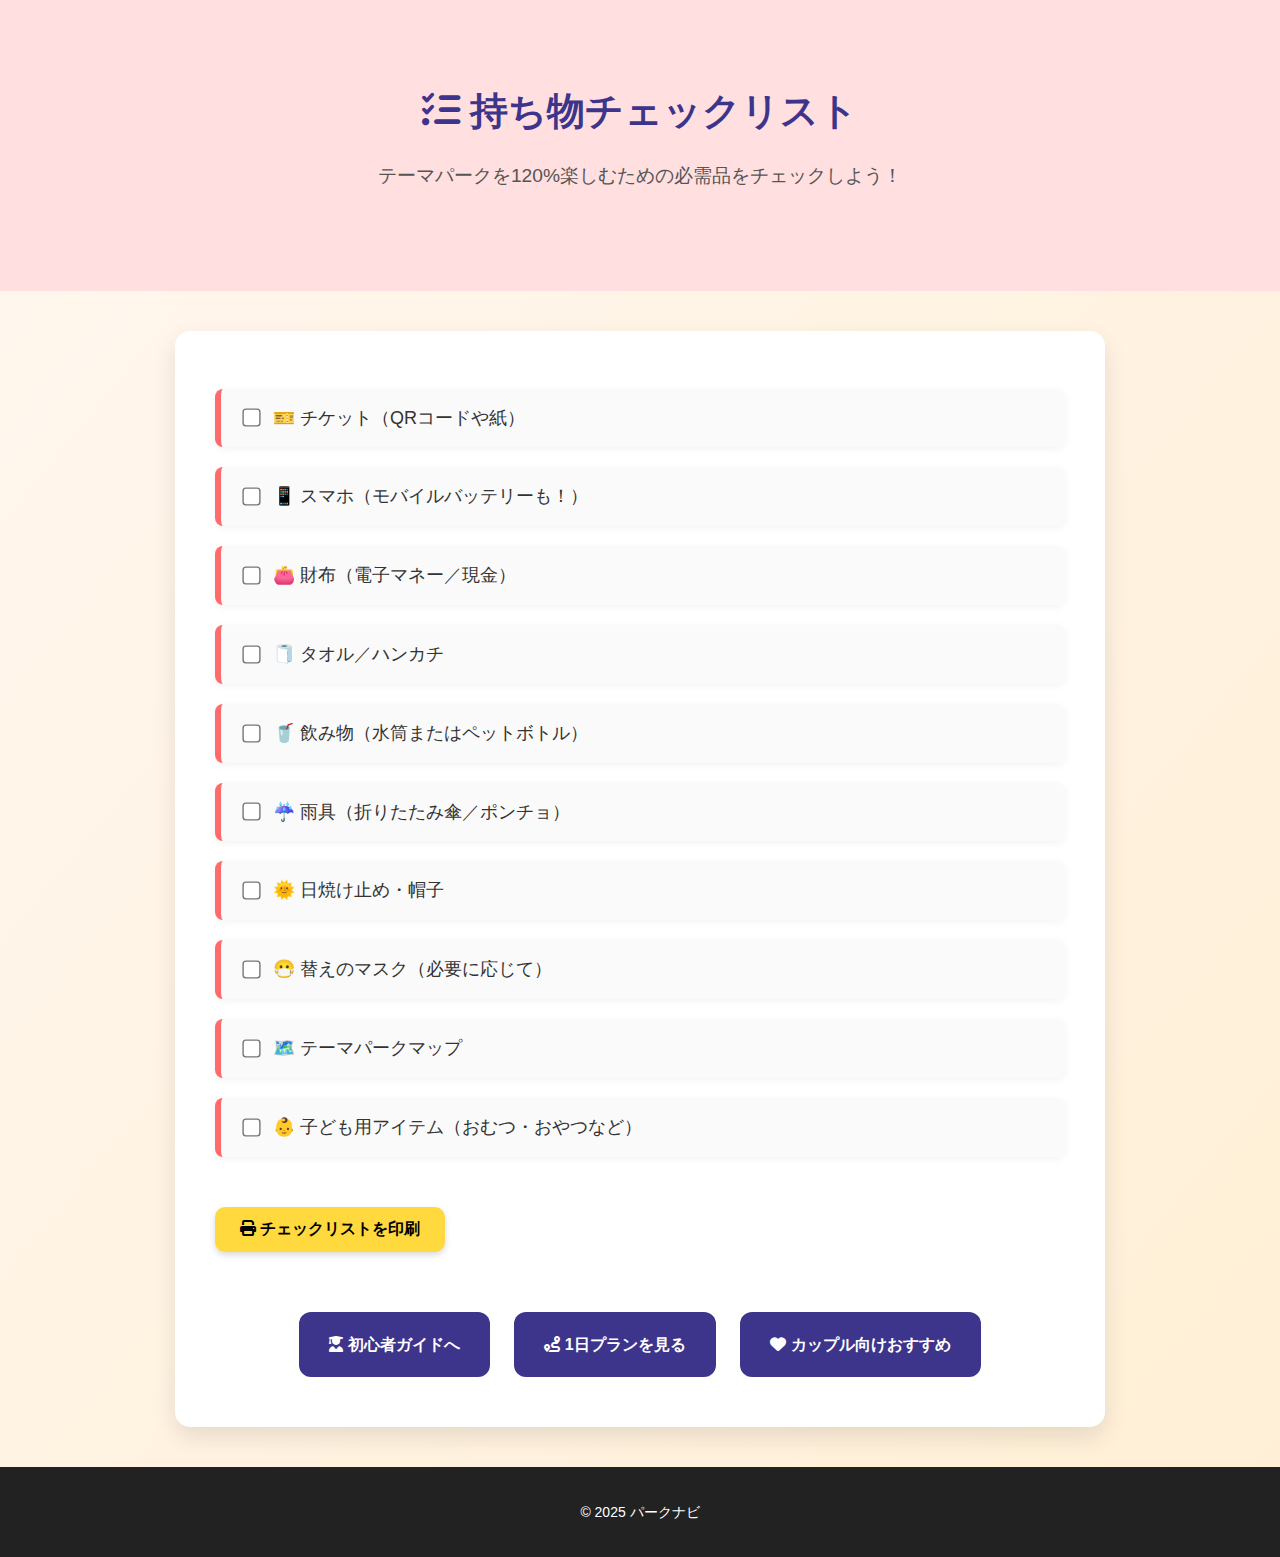
<file: checklist.html>
<!DOCTYPE html>
<html lang="ja">
<head>
  <meta charset="UTF-8">
  <meta name="viewport" content="width=device-width, initial-scale=1.0">
  <title>持ち物チェックリスト | パークナビ</title>
  <link rel="stylesheet" href="css/style.css">
  <link rel="stylesheet" href="https://cdnjs.cloudflare.com/ajax/libs/font-awesome/6.4.0/css/all.min.css">
  <style>
    body {
      background: linear-gradient(to bottom right, #FFF7F0, #FFEFD5);
    }
    .checklist-section {
      max-width: 850px;
      margin: 40px auto;
      background: #ffffff;
      padding: 40px;
      border-radius: 15px;
      box-shadow: 0 10px 25px rgba(0, 0, 0, 0.1);
      animation: fadeInUp 1s ease forwards;
    }
    @keyframes fadeInUp {
      from {
        opacity: 0;
        transform: translateY(30px);
      }
      to {
        opacity: 1;
        transform: translateY(0);
      }
    }
    .checklist {
      list-style: none;
      padding: 0;
      font-size: 18px;
    }
    .checklist li {
      margin-bottom: 20px;
      padding: 15px 20px;
      border-left: 6px solid #FF6B6B;
      background: #FAFAFA;
      border-radius: 8px;
      display: flex;
      align-items: center;
      box-shadow: 0 2px 8px rgba(0, 0, 0, 0.05);
      transition: background 0.3s;
    }
    .checklist li:hover {
      background: #FFF0EC;
    }
    .checklist input[type="checkbox"] {
      margin-right: 15px;
      transform: scale(1.4);
      accent-color: #FF6B6B;
    }
    .checklist label {
      cursor: pointer;
      display: flex;
      align-items: center;
      font-weight: 500;
    }
    .print-button {
      display: inline-block;
      margin-top: 30px;
      padding: 12px 25px;
      background: #FFD93D;
      color: #000;
      font-weight: bold;
      border: none;
      border-radius: 10px;
      cursor: pointer;
      font-size: 16px;
      box-shadow: 0 3px 6px rgba(0,0,0,0.15);
      transition: background 0.3s ease;
    }
    .print-button:hover {
      background: #ffc107;
    }
    .sub-hero {
      background: #FFDFDF;
      text-align: center;
      padding: 80px 20px;
      color: #3D348B;
    }
    .sub-hero h1 {
      font-size: 2.4rem;
      margin-bottom: 10px;
    }
    .sub-hero p {
      font-size: 1.2rem;
      color: #555;
    }
    .next-link {
      margin-top: 50px;
      text-align: center;
    }
    .next-card {
      display: inline-block;
      background: #3D348B;
      color: white;
      padding: 20px 30px;
      border-radius: 12px;
      text-decoration: none;
      font-weight: bold;
      font-size: 16px;
      transition: background 0.3s;
      margin: 10px;
    }
    .next-card:hover {
      background: #2a256c;
    }
    @media (max-width: 768px) {
      .checklist-section {
        padding: 20px;
      }
      .checklist li {
        flex-direction: column;
        align-items: flex-start;
      }
    }
  </style>
</head>
<body>
  <header class="sub-hero">
    <h1><i class="fas fa-list-check"></i> 持ち物チェックリスト</h1>
    <p>テーマパークを120%楽しむための必需品をチェックしよう！</p>
  </header>

  <section class="checklist-section">
    <ul class="checklist">
      <li><label><input type="checkbox"> 🎫 チケット（QRコードや紙）</label></li>
      <li><label><input type="checkbox"> 📱 スマホ（モバイルバッテリーも！）</label></li>
      <li><label><input type="checkbox"> 👛 財布（電子マネー／現金）</label></li>
      <li><label><input type="checkbox"> 🧻 タオル／ハンカチ</label></li>
      <li><label><input type="checkbox"> 🥤 飲み物（水筒またはペットボトル）</label></li>
      <li><label><input type="checkbox"> ☔ 雨具（折りたたみ傘／ポンチョ）</label></li>
      <li><label><input type="checkbox"> 🌞 日焼け止め・帽子</label></li>
      <li><label><input type="checkbox"> 😷 替えのマスク（必要に応じて）</label></li>
      <li><label><input type="checkbox"> 🗺️ テーマパークマップ</label></li>
      <li><label><input type="checkbox"> 👶 子ども用アイテム（おむつ・おやつなど）</label></li>
    </ul>
    <button class="print-button" onclick="window.print()"><i class="fas fa-print"></i> チェックリストを印刷</button>

    <div class="next-link">
      <a class="next-card" href="beginner.html"><i class="fas fa-user-graduate"></i> 初心者ガイドへ</a>
      <a class="next-card" href="plan.html"><i class="fas fa-route"></i> 1日プランを見る</a>
      <a class="next-card" href="couple.html"><i class="fas fa-heart"></i> カップル向けおすすめ</a>
    </div>
  </section>

  <footer class="footer">
    <p>&copy; 2025 パークナビ</p>
  </footer>

  <script>
    const checkboxes = document.querySelectorAll('.checklist input[type="checkbox"]');
    checkboxes.forEach((checkbox, index) => {
      const saved = localStorage.getItem('check_' + index);
      if (saved === 'true') {
        checkbox.checked = true;
      }
      checkbox.addEventListener('change', () => {
        localStorage.setItem('check_' + index, checkbox.checked);
      });
    });
  </script>
</body>
</html>
</file>
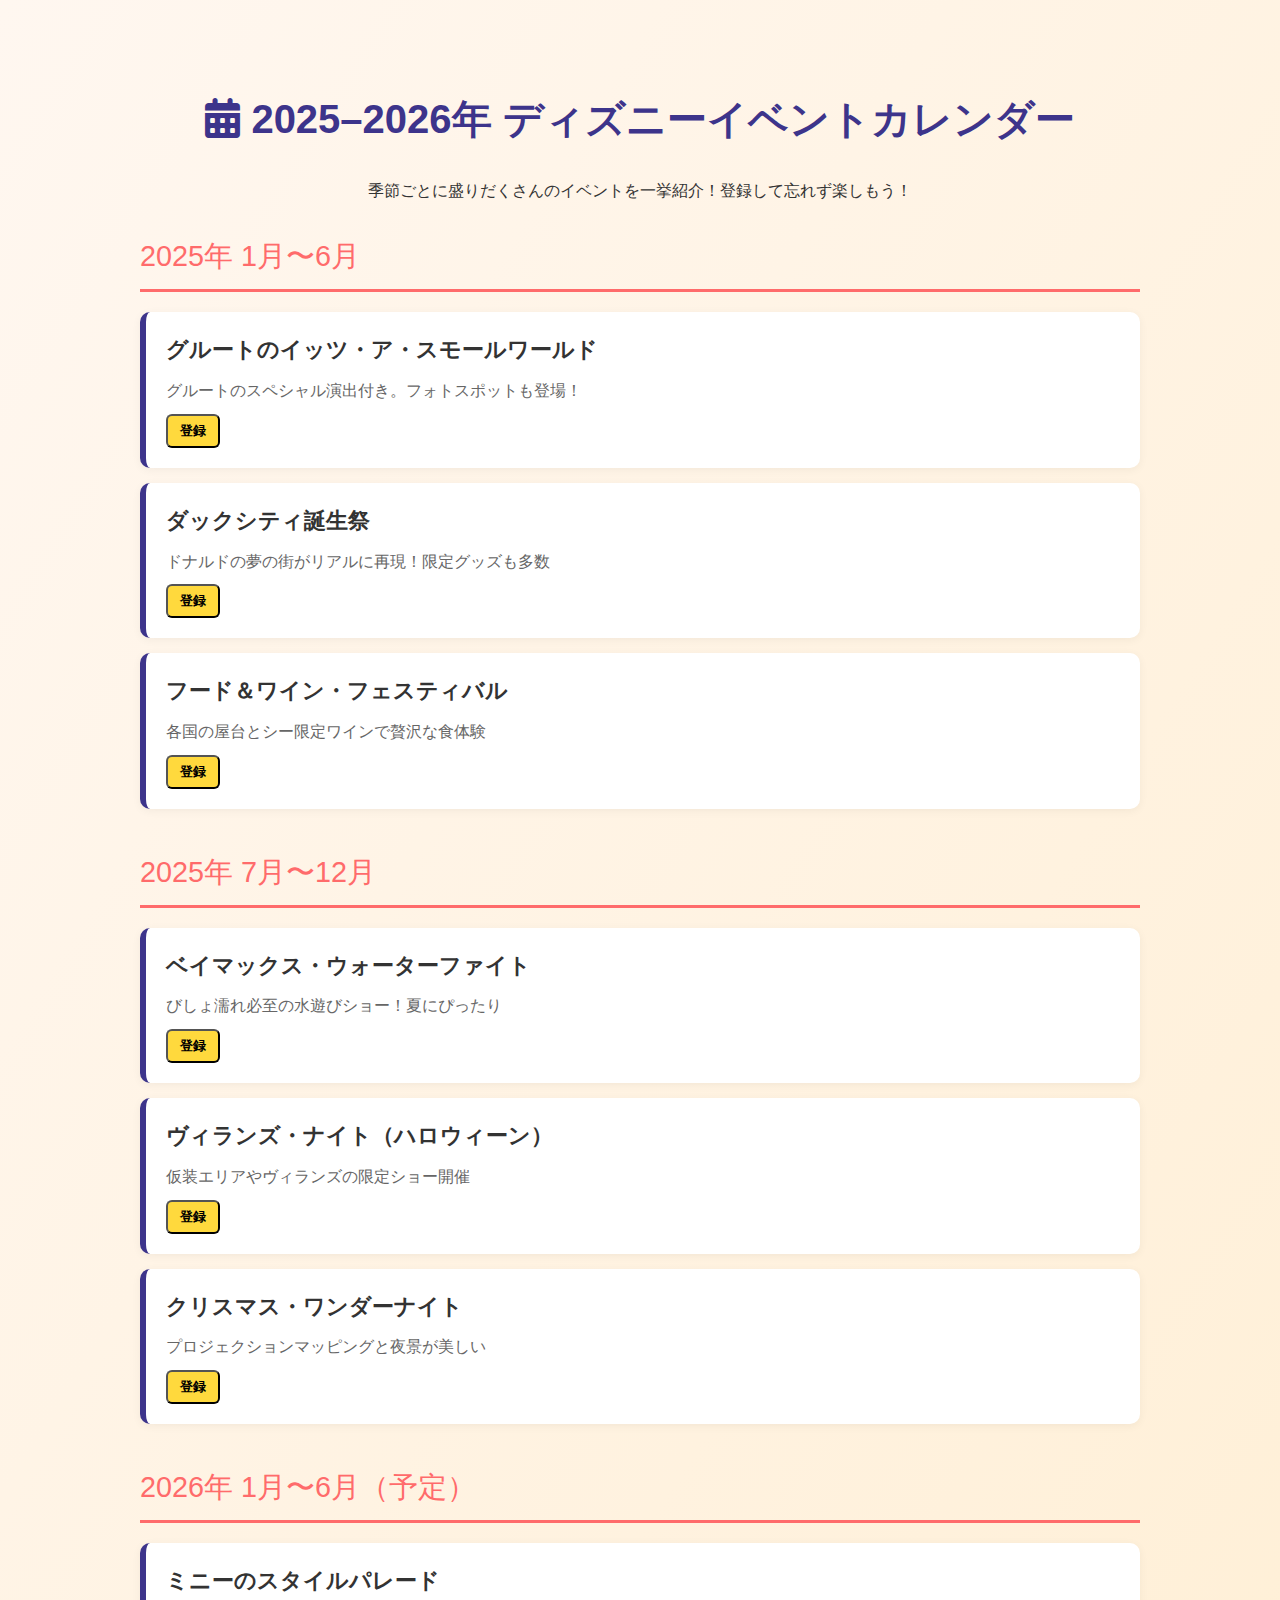
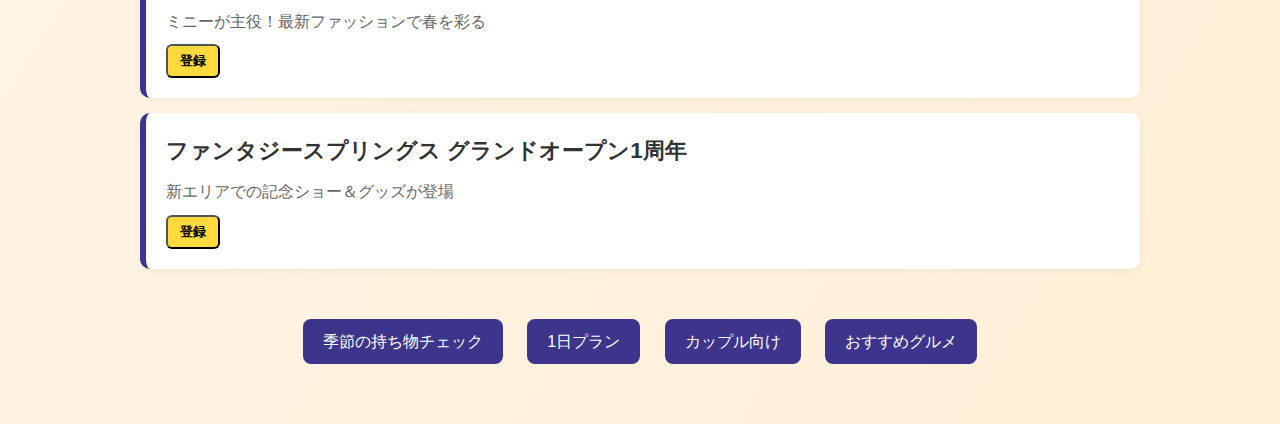
<file: event-calendar.html>
<!DOCTYPE html>
<html lang="ja">
<head>
  <meta charset="UTF-8">
  <meta name="viewport" content="width=device-width, initial-scale=1.0">
  <title>イベントカレンダー | パークナビ</title>
  <link rel="stylesheet" href="css/style.css">
  <link rel="stylesheet" href="https://cdnjs.cloudflare.com/ajax/libs/font-awesome/6.4.0/css/all.min.css">
  <style>
    body {
      background: linear-gradient(to bottom right, #FFF7F0, #FFEFD5);
      font-family: 'Segoe UI', 'Meiryo', sans-serif;
      margin: 0;
      padding: 0;
      color: #333;
    }
    .calendar-section {
      max-width: 1000px;
      margin: 40px auto;
      padding: 20px;
    }
    .calendar-header {
      text-align: center;
      margin-bottom: 30px;
    }
    .calendar-header h1 {
      font-size: 2.5rem;
      color: #3D348B;
    }
    .month-block {
      margin-bottom: 40px;
    }
    .month-title {
      font-size: 1.8rem;
      color: #FF6B6B;
      border-bottom: 3px solid #FF6B6B;
      padding-bottom: 10px;
      margin-bottom: 20px;
    }
    .event-card {
      background: #fff;
      border-left: 6px solid #3D348B;
      padding: 20px;
      margin-bottom: 15px;
      border-radius: 10px;
      box-shadow: 0 2px 10px rgba(0,0,0,0.05);
      transition: transform 0.3s;
    }
    .event-card:hover {
      transform: scale(1.02);
    }
    .event-card h3 {
      margin: 0 0 10px;
      font-size: 1.4rem;
      color: #333;
    }
    .event-card p {
      margin: 0;
      font-size: 1rem;
      color: #666;
    }
    .event-card .favorite-btn {
      display: inline-block;
      margin-top: 10px;
      background: #FFD93D;
      color: #000;
      padding: 6px 12px;
      border-radius: 6px;
      font-weight: bold;
      text-decoration: none;
      cursor: pointer;
    }
    .event-card .favorite-btn:hover {
      background: #ffc107;
    }
    .calendar-footer {
      margin-top: 50px;
      text-align: center;
    }
    .calendar-footer a {
      margin: 0 10px;
      display: inline-block;
      background: #3D348B;
      color: #fff;
      padding: 10px 20px;
      border-radius: 8px;
      text-decoration: none;
    }
    .calendar-footer a:hover {
      background: #2a256c;
    }
  </style>
</head>
<body>
  <section class="calendar-section">
    <div class="calendar-header">
      <h1><i class="fa-solid fa-calendar-days"></i> 2025–2026年 ディズニーイベントカレンダー</h1>
      <p>季節ごとに盛りだくさんのイベントを一挙紹介！登録して忘れず楽しもう！</p>
    </div>

    <div class="month-block">
      <div class="month-title">2025年 1月〜6月</div>
      <div class="event-card">
        <h3>グルートのイッツ・ア・スモールワールド</h3>
        <p>グルートのスペシャル演出付き。フォトスポットも登場！</p>
        <button class="favorite-btn">登録</button>
      </div>
      <div class="event-card">
        <h3>ダックシティ誕生祭</h3>
        <p>ドナルドの夢の街がリアルに再現！限定グッズも多数</p>
        <button class="favorite-btn">登録</button>
      </div>
      <div class="event-card">
        <h3>フード＆ワイン・フェスティバル</h3>
        <p>各国の屋台とシー限定ワインで贅沢な食体験</p>
        <button class="favorite-btn">登録</button>
      </div>
    </div>

    <div class="month-block">
      <div class="month-title">2025年 7月〜12月</div>
      <div class="event-card">
        <h3>ベイマックス・ウォーターファイト</h3>
        <p>びしょ濡れ必至の水遊びショー！夏にぴったり</p>
        <button class="favorite-btn">登録</button>
      </div>
      <div class="event-card">
        <h3>ヴィランズ・ナイト（ハロウィーン）</h3>
        <p>仮装エリアやヴィランズの限定ショー開催</p>
        <button class="favorite-btn">登録</button>
      </div>
      <div class="event-card">
        <h3>クリスマス・ワンダーナイト</h3>
        <p>プロジェクションマッピングと夜景が美しい</p>
        <button class="favorite-btn">登録</button>
      </div>
    </div>

    <div class="month-block">
      <div class="month-title">2026年 1月〜6月（予定）</div>
      <div class="event-card">
        <h3>ミニーのスタイルパレード</h3>
        <p>ミニーが主役！最新ファッションで春を彩る</p>
        <button class="favorite-btn">登録</button>
      </div>
      <div class="event-card">
        <h3>ファンタジースプリングス グランドオープン1周年</h3>
        <p>新エリアでの記念ショー＆グッズが登場</p>
        <button class="favorite-btn">登録</button>
      </div>
    </div>

    <div class="calendar-footer">
      <a href="checklist.html">季節の持ち物チェック</a>
      <a href="plan.html">1日プラン</a>
      <a href="couple.html">カップル向け</a>
      <a href="gourmet.html">おすすめグルメ</a>
    </div>
  </section>

  <script>
    const favBtns = document.querySelectorAll('.favorite-btn');
    favBtns.forEach((btn, idx) => {
      const key = 'favorite_event_' + idx;
      const saved = localStorage.getItem(key);
      if (saved === 'true') {
        btn.textContent = '登録済み';
        btn.disabled = true;
        btn.style.opacity = 0.6;
      }
      btn.addEventListener('click', () => {
        localStorage.setItem(key, true);
        btn.textContent = '登録済み';
        btn.disabled = true;
        btn.style.opacity = 0.6;
      });
    });
  </script>
</body>
</html>
</file>
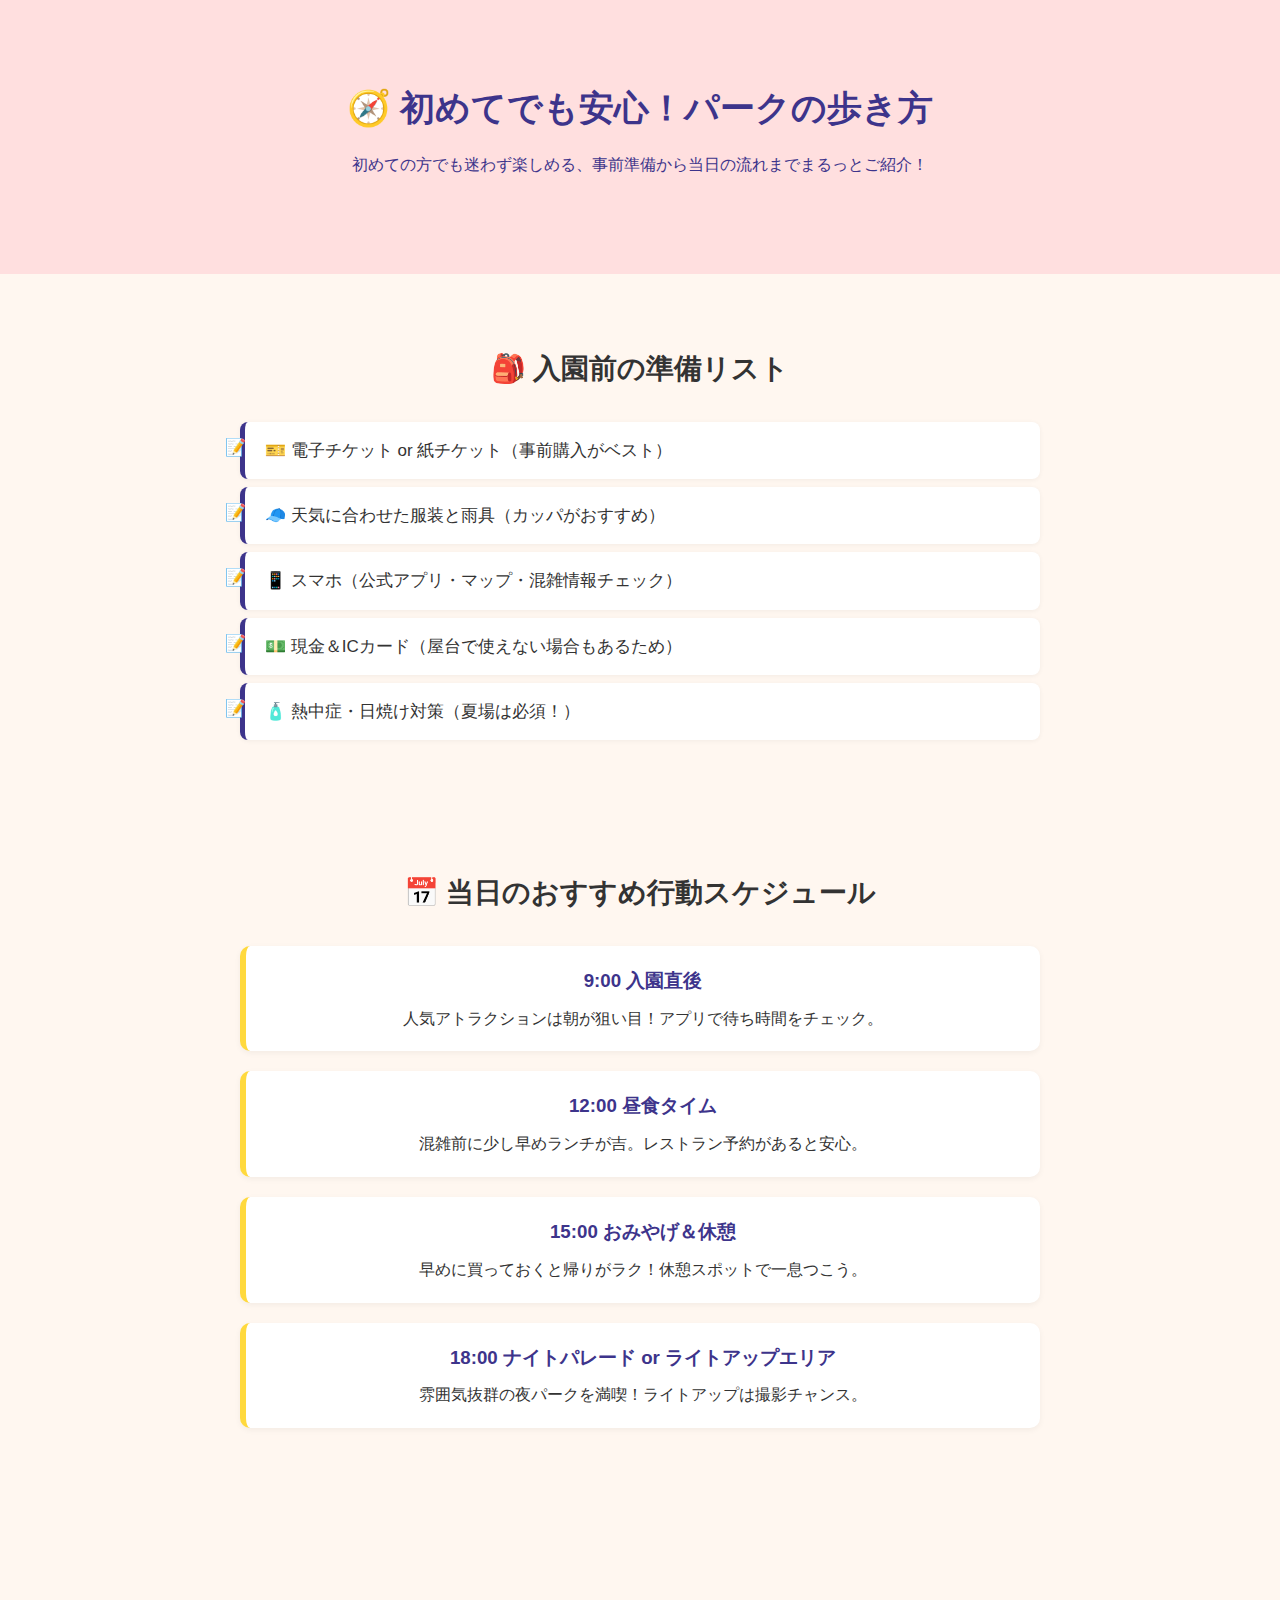
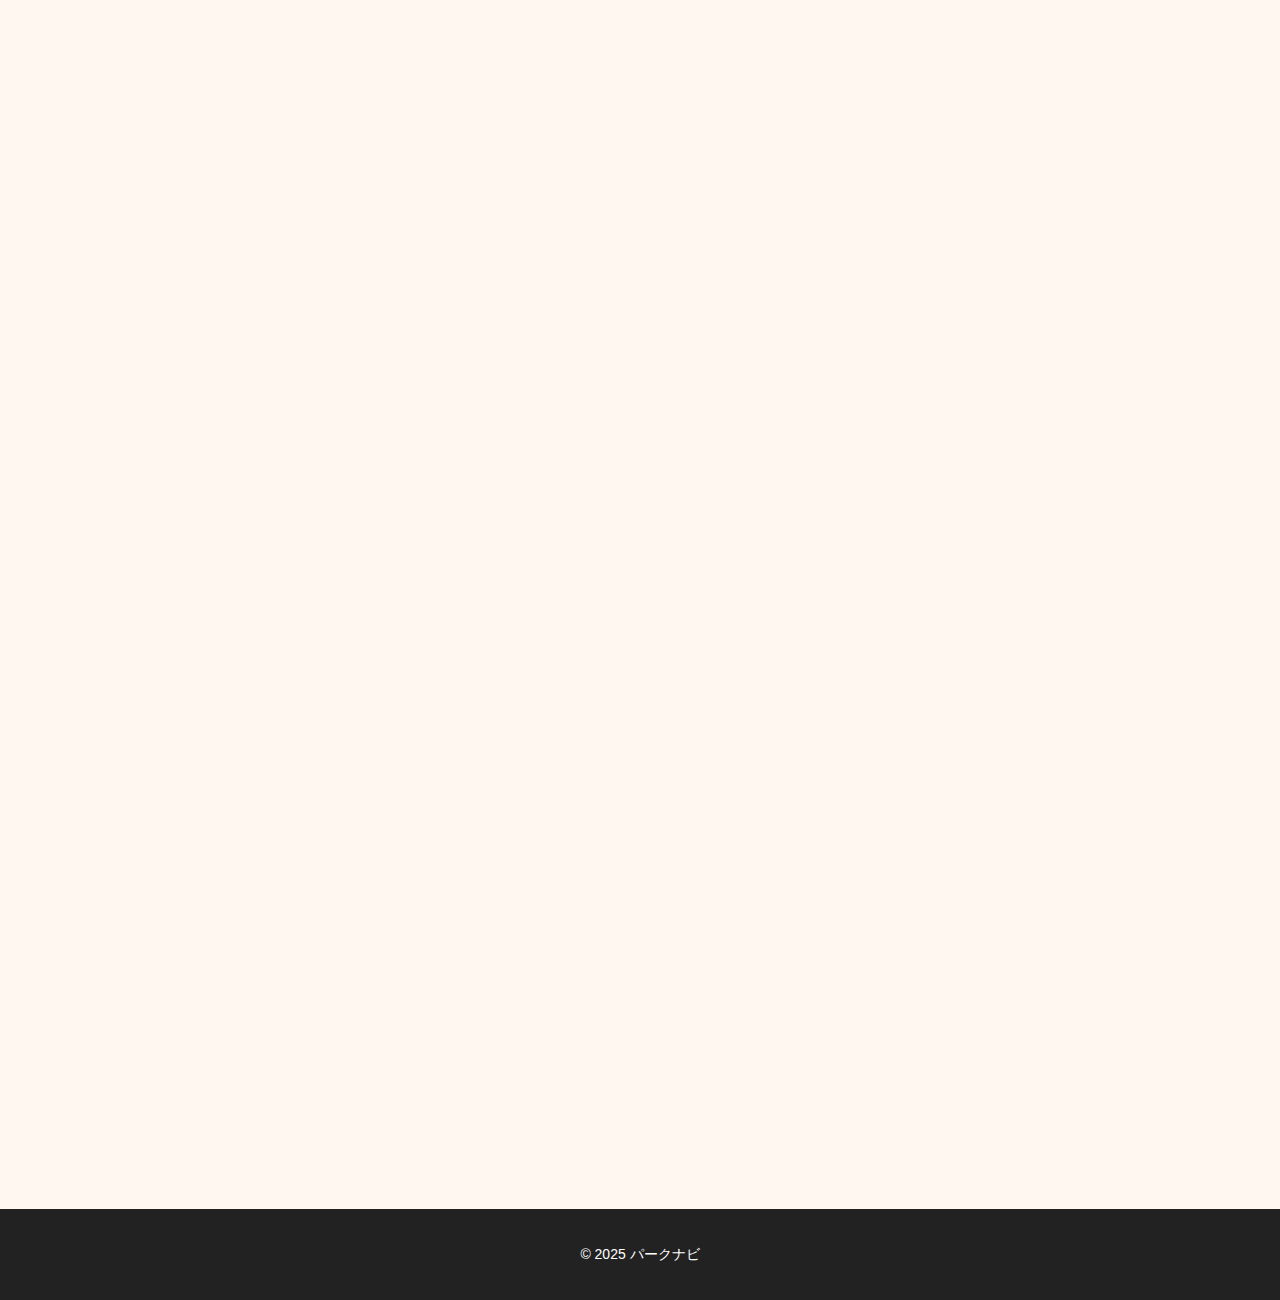
<file: guide.html>
<!DOCTYPE html>
<html lang="ja">
<head>
  <meta charset="UTF-8">
  <meta name="viewport" content="width=device-width, initial-scale=1">
  <title>初心者ガイド | パークナビ</title>
  <link rel="stylesheet" href="css/style.css">
</head>
<body>

  <header class="sub-hero">
    <h1>🧭 初めてでも安心！パークの歩き方</h1>
    <p>初めての方でも迷わず楽しめる、事前準備から当日の流れまでまるっとご紹介！</p>
  </header>

  <section class="section fade-in">
    <h2>🎒 入園前の準備リスト</h2>
    <ul class="tips-list">
      <li>🎫 電子チケット or 紙チケット（事前購入がベスト）</li>
      <li>🧢 天気に合わせた服装と雨具（カッパがおすすめ）</li>
      <li>📱 スマホ（公式アプリ・マップ・混雑情報チェック）</li>
      <li>💵 現金＆ICカード（屋台で使えない場合もあるため）</li>
      <li>🧴 熱中症・日焼け対策（夏場は必須！）</li>
    </ul>
  </section>

  <section class="section fade-in">
    <h2>📅 当日のおすすめ行動スケジュール</h2>
    <div class="timeline">
      <div class="time-block">
        <h3>9:00 入園直後</h3>
        <p>人気アトラクションは朝が狙い目！アプリで待ち時間をチェック。</p>
      </div>
      <div class="time-block">
        <h3>12:00 昼食タイム</h3>
        <p>混雑前に少し早めランチが吉。レストラン予約があると安心。</p>
      </div>
      <div class="time-block">
        <h3>15:00 おみやげ＆休憩</h3>
        <p>早めに買っておくと帰りがラク！休憩スポットで一息つこう。</p>
      </div>
      <div class="time-block">
        <h3>18:00 ナイトパレード or ライトアップエリア</h3>
        <p>雰囲気抜群の夜パークを満喫！ライトアップは撮影チャンス。</p>
      </div>
    </div>
  </section>

  <section class="section fade-in">
    <h2>🤔 よくある初心者の不安と解決法</h2>
    <ul class="tips-list">
      <li>「トイレの場所がわからない」→ 各エリアに案内板あり＋トイレマップページ参照</li>
      <li>「アプリが重い・電池がもたない」→ モバイルバッテリー必須！Wi-Fiスポットも確認</li>
      <li>「アトラクションに乗れるか不安」→ 身長制限や注意事項は入口に明示、事前確認推奨</li>
    </ul>
  </section>

  <section class="section fade-in">
    <h2>📦 忘れ物しない！チェックボックス</h2>
    <ul class="tips-list">
      <li><input type="checkbox"> チケット</li>
      <li><input type="checkbox"> モバイルバッテリー</li>
      <li><input type="checkbox"> タオル・汗拭きシート</li>
      <li><input type="checkbox"> 替えマスク</li>
      <li><input type="checkbox"> レジャーシート（パレード鑑賞に）</li>
    </ul>
  </section>

  <section class="section fade-in">
    <h2>📱 初心者におすすめの便利機能</h2>
    <ul class="tips-list">
      <li>🔍 待ち時間がリアルタイムで見られる公式アプリ</li>
      <li>🗺 自分の現在地がわかるパークマップ（GPS対応）</li>
      <li>📸 写真サービスやフォトパスで思い出を残せる！</li>
    </ul>
  </section>

  <footer class="footer">
    <p>&copy; 2025 パークナビ</p>
  </footer>

  <script src="js/script.js"></script>
</body>
</html>
</file>
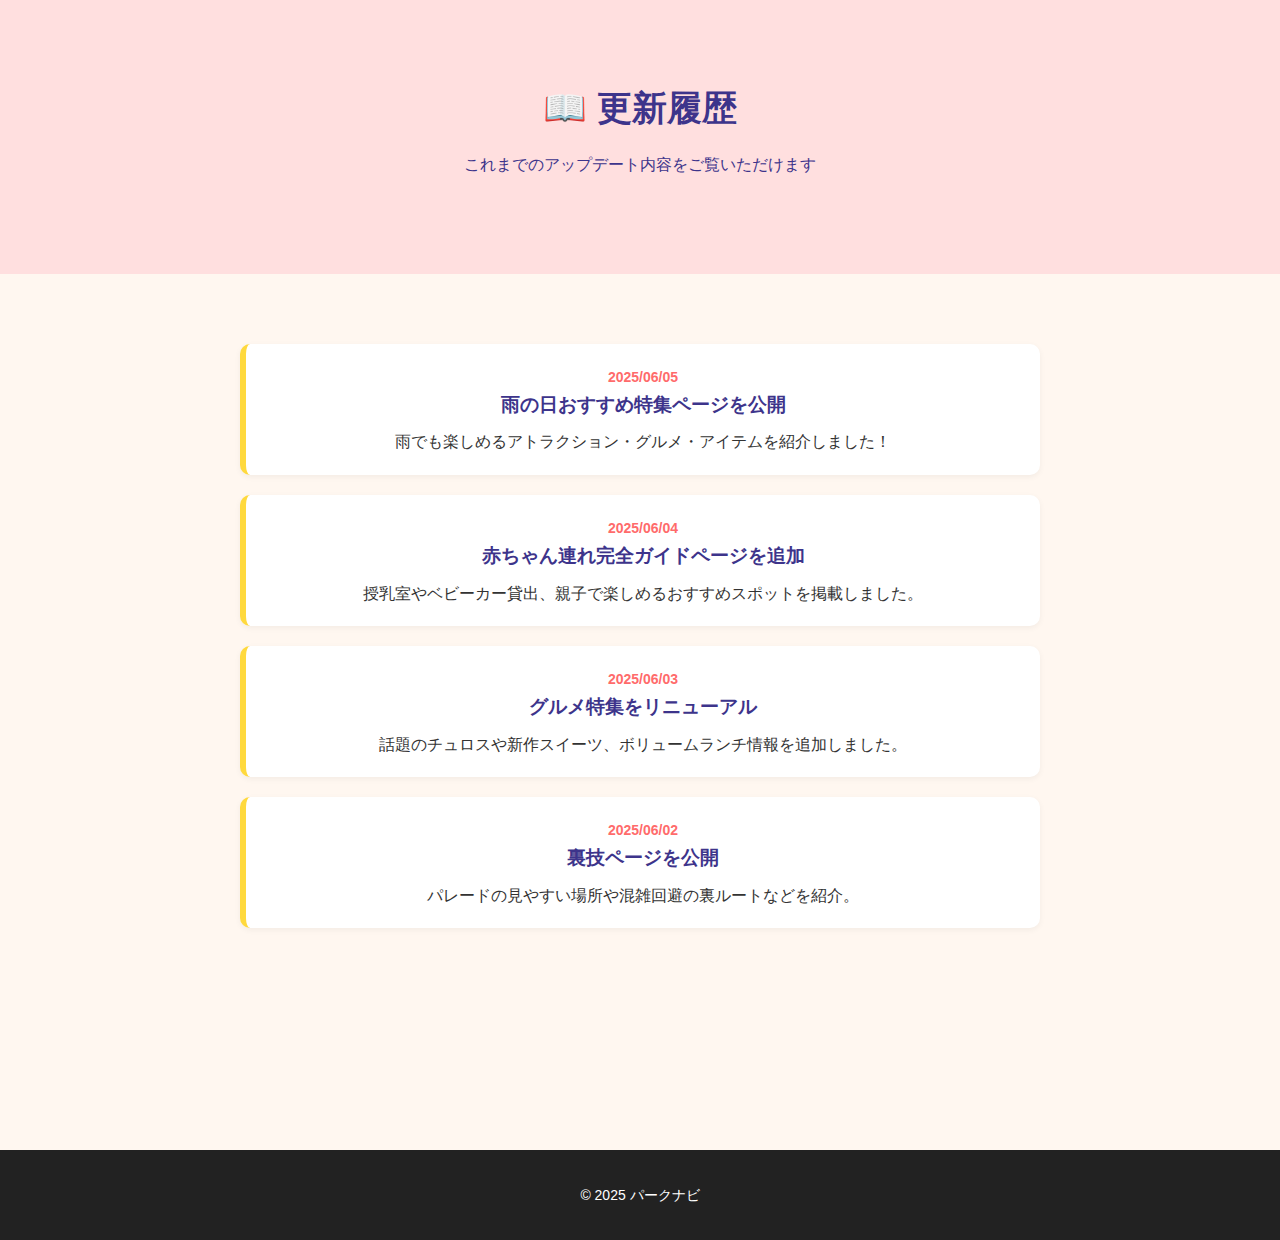
<file: news.html>
<!DOCTYPE html>
<html lang="ja">
<head>
  <meta charset="UTF-8">
  <meta name="viewport" content="width=device-width, initial-scale=1">
  <title>更新履歴 | パークナビ</title>
  <link rel="stylesheet" href="css/style.css">
</head>
<body>

  <header class="sub-hero">
    <h1>📖 更新履歴</h1>
    <p>これまでのアップデート内容をご覧いただけます</p>
  </header>

  <section class="section fade-in">
    <div class="timeline">

      <div class="time-block fade-in">
        <span class="news-date">2025/06/05</span>
        <h3>雨の日おすすめ特集ページを公開</h3>
        <p>雨でも楽しめるアトラクション・グルメ・アイテムを紹介しました！</p>
      </div>

      <div class="time-block fade-in">
        <span class="news-date">2025/06/04</span>
        <h3>赤ちゃん連れ完全ガイドページを追加</h3>
        <p>授乳室やベビーカー貸出、親子で楽しめるおすすめスポットを掲載しました。</p>
      </div>

      <div class="time-block fade-in">
        <span class="news-date">2025/06/03</span>
        <h3>グルメ特集をリニューアル</h3>
        <p>話題のチュロスや新作スイーツ、ボリュームランチ情報を追加しました。</p>
      </div>

      <div class="time-block fade-in">
        <span class="news-date">2025/06/02</span>
        <h3>裏技ページを公開</h3>
        <p>パレードの見やすい場所や混雑回避の裏ルートなどを紹介。</p>
      </div>

      <div class="time-block fade-in">
        <span class="news-date">2025/06/01</span>
        <h3>パークナビ公開</h3>
        <p>テーマパーク情報を発信するWebサイト「パークナビ」を公開しました！</p>
      </div>

    </div>
  </section>

  <footer class="footer">
    <p>&copy; 2025 パークナビ</p>
  </footer>

  <script src="js/script.js"></script>
</body>
</html>
</file>
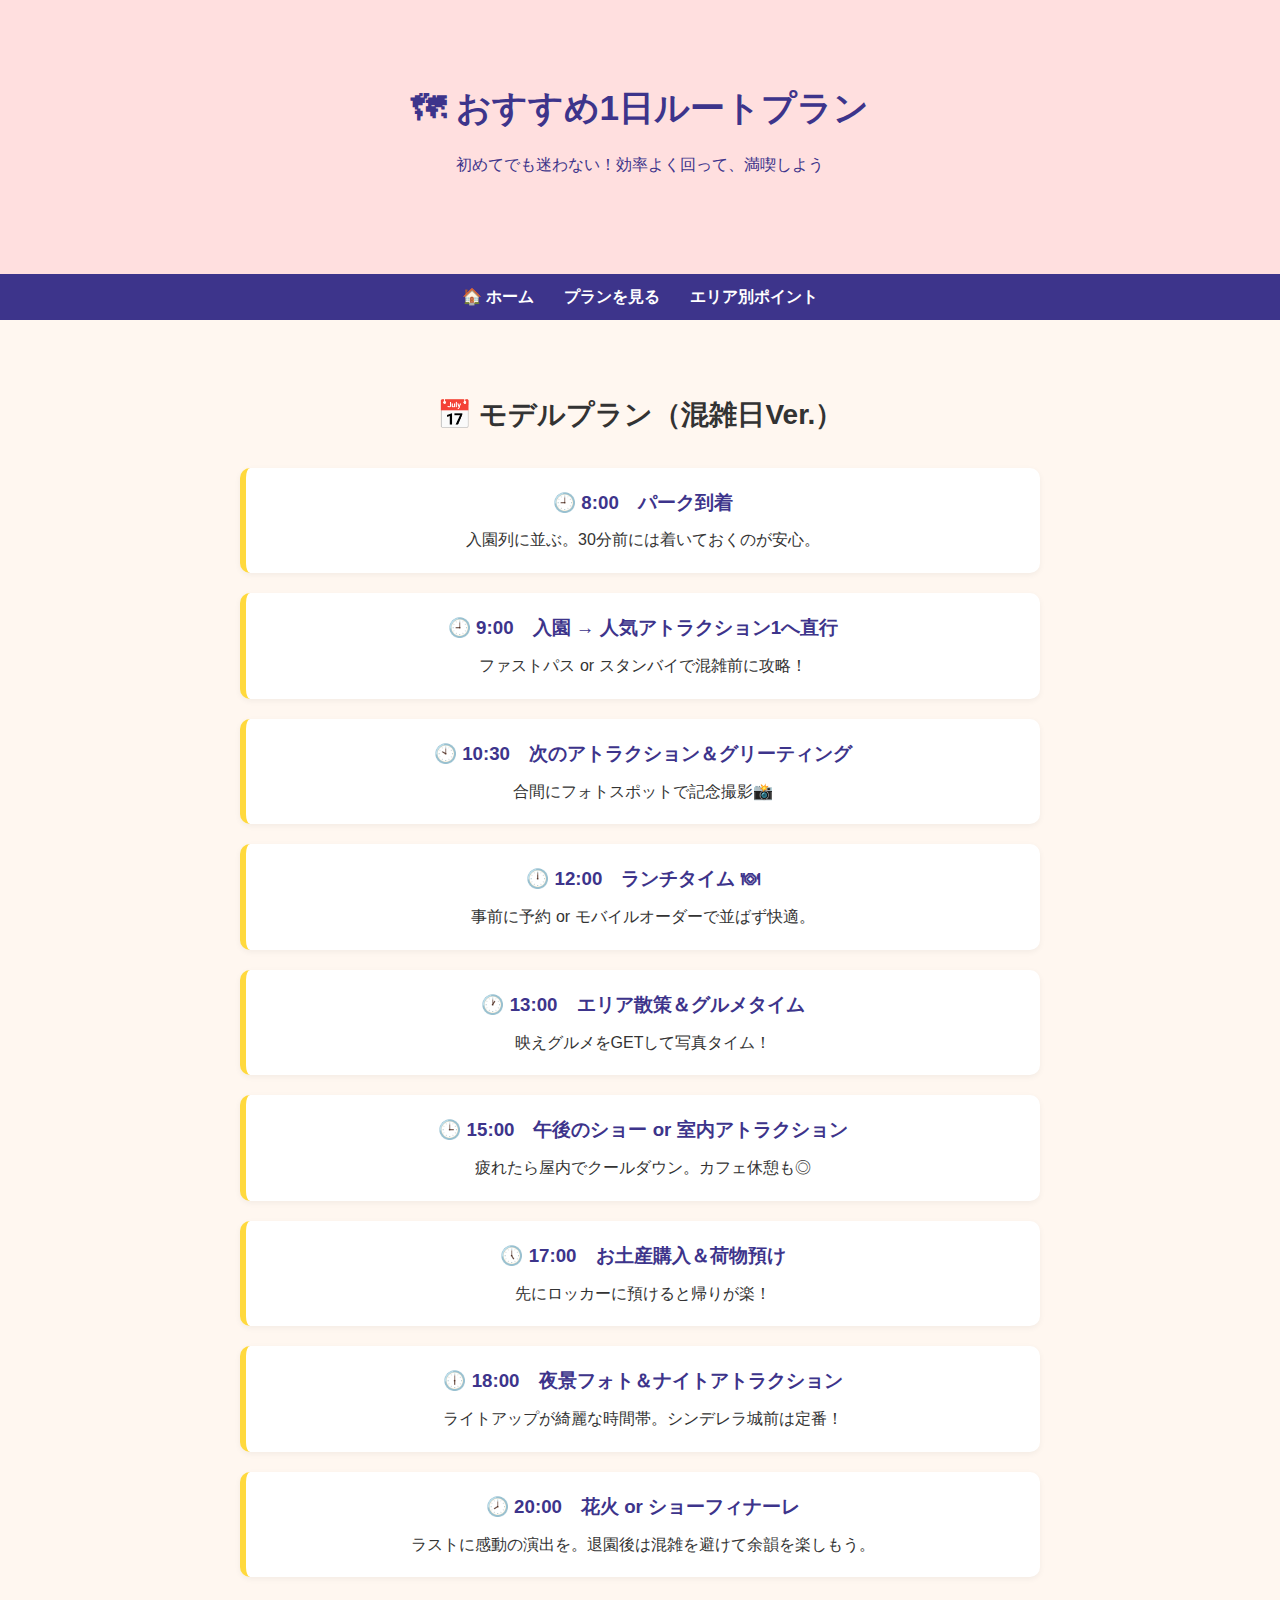
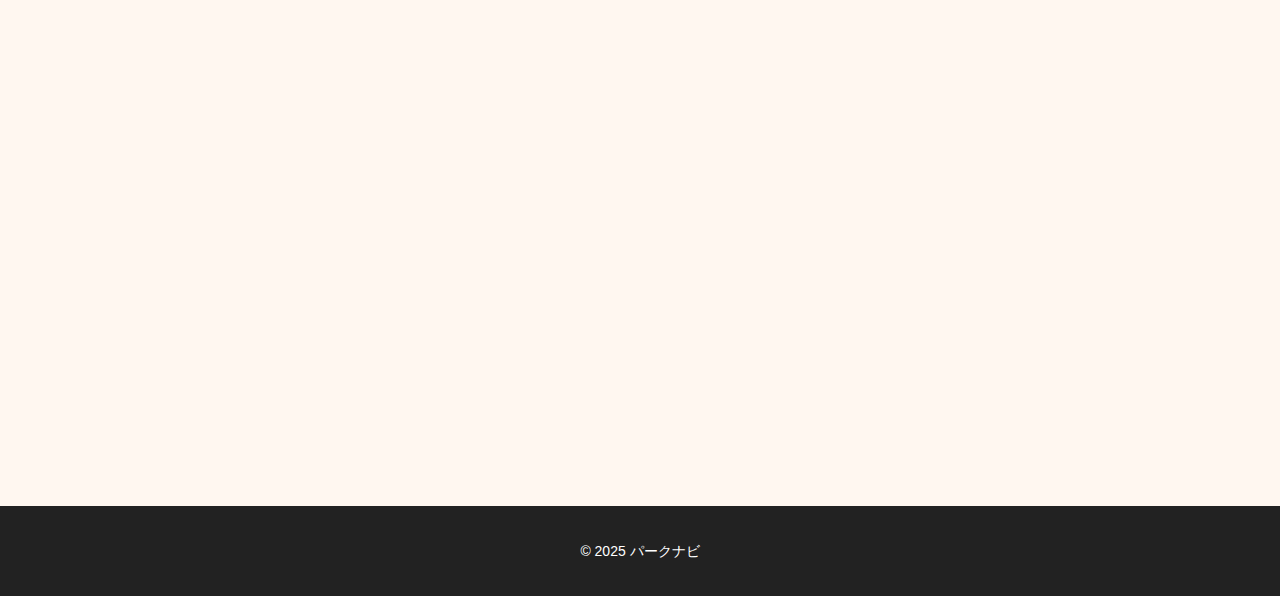
<file: route.html>
<!DOCTYPE html>
<html lang="ja">
<head>
  <meta charset="UTF-8" />
  <meta name="viewport" content="width=device-width, initial-scale=1.0">
  <title>1日ルートプラン｜パークナビ</title>
  <link rel="stylesheet" href="css/style.css">
</head>
<body>

  <header class="sub-hero">
    <h1>🗺 おすすめ1日ルートプラン</h1>
    <p>初めてでも迷わない！効率よく回って、満喫しよう</p>
  </header>

  <nav class="navbar">
    <ul>
      <li><a href="index.html">🏠 ホーム</a></li>
      <li><a href="#plan">プランを見る</a></li>
      <li><a href="#map">エリア別ポイント</a></li>
    </ul>
  </nav>

  <section id="plan" class="section fade-in">
    <h2>📅 モデルプラン（混雑日Ver.）</h2>
    <div class="timeline">
      <div class="time-block">
        <h3>🕘 8:00　パーク到着</h3>
        <p>入園列に並ぶ。30分前には着いておくのが安心。</p>
      </div>

      <div class="time-block">
        <h3>🕘 9:00　入園 → 人気アトラクション1へ直行</h3>
        <p>ファストパス or スタンバイで混雑前に攻略！</p>
      </div>

      <div class="time-block">
        <h3>🕙 10:30　次のアトラクション＆グリーティング</h3>
        <p>合間にフォトスポットで記念撮影📸</p>
      </div>

      <div class="time-block">
        <h3>🕛 12:00　ランチタイム 🍽</h3>
        <p>事前に予約 or モバイルオーダーで並ばず快適。</p>
      </div>

      <div class="time-block">
        <h3>🕐 13:00　エリア散策＆グルメタイム</h3>
        <p>映えグルメをGETして写真タイム！</p>
      </div>

      <div class="time-block">
        <h3>🕒 15:00　午後のショー or 室内アトラクション</h3>
        <p>疲れたら屋内でクールダウン。カフェ休憩も◎</p>
      </div>

      <div class="time-block">
        <h3>🕔 17:00　お土産購入＆荷物預け</h3>
        <p>先にロッカーに預けると帰りが楽！</p>
      </div>

      <div class="time-block">
        <h3>🕕 18:00　夜景フォト＆ナイトアトラクション</h3>
        <p>ライトアップが綺麗な時間帯。シンデレラ城前は定番！</p>
      </div>

      <div class="time-block">
        <h3>🕗 20:00　花火 or ショーフィナーレ</h3>
        <p>ラストに感動の演出を。退園後は混雑を避けて余韻を楽しもう。</p>
      </div>
    </div>
  </section>

  <section id="map" class="section fade-in">
    <h2>📍 エリア別おすすめスポット</h2>
    <ul class="tips-list">
      <li><strong>アドベンチャーランド：</strong> 朝は空いてて穴場アトラクション多め。</li>
      <li><strong>ファンタジーランド：</strong> 午後は混むけど映えスポット多数。</li>
      <li><strong>トゥモローランド：</strong> 室内多くて雨の日にも安心！</li>
      <li><strong>パレードルート：</strong> 1時間前からシートを敷いて待機すると最前列GET。</li>
    </ul>
  </section>

  <footer class="footer">
    <p>&copy; 2025 パークナビ</p>
  </footer>

  <script src="js/script.js"></script>
</body>
</html>
</file>
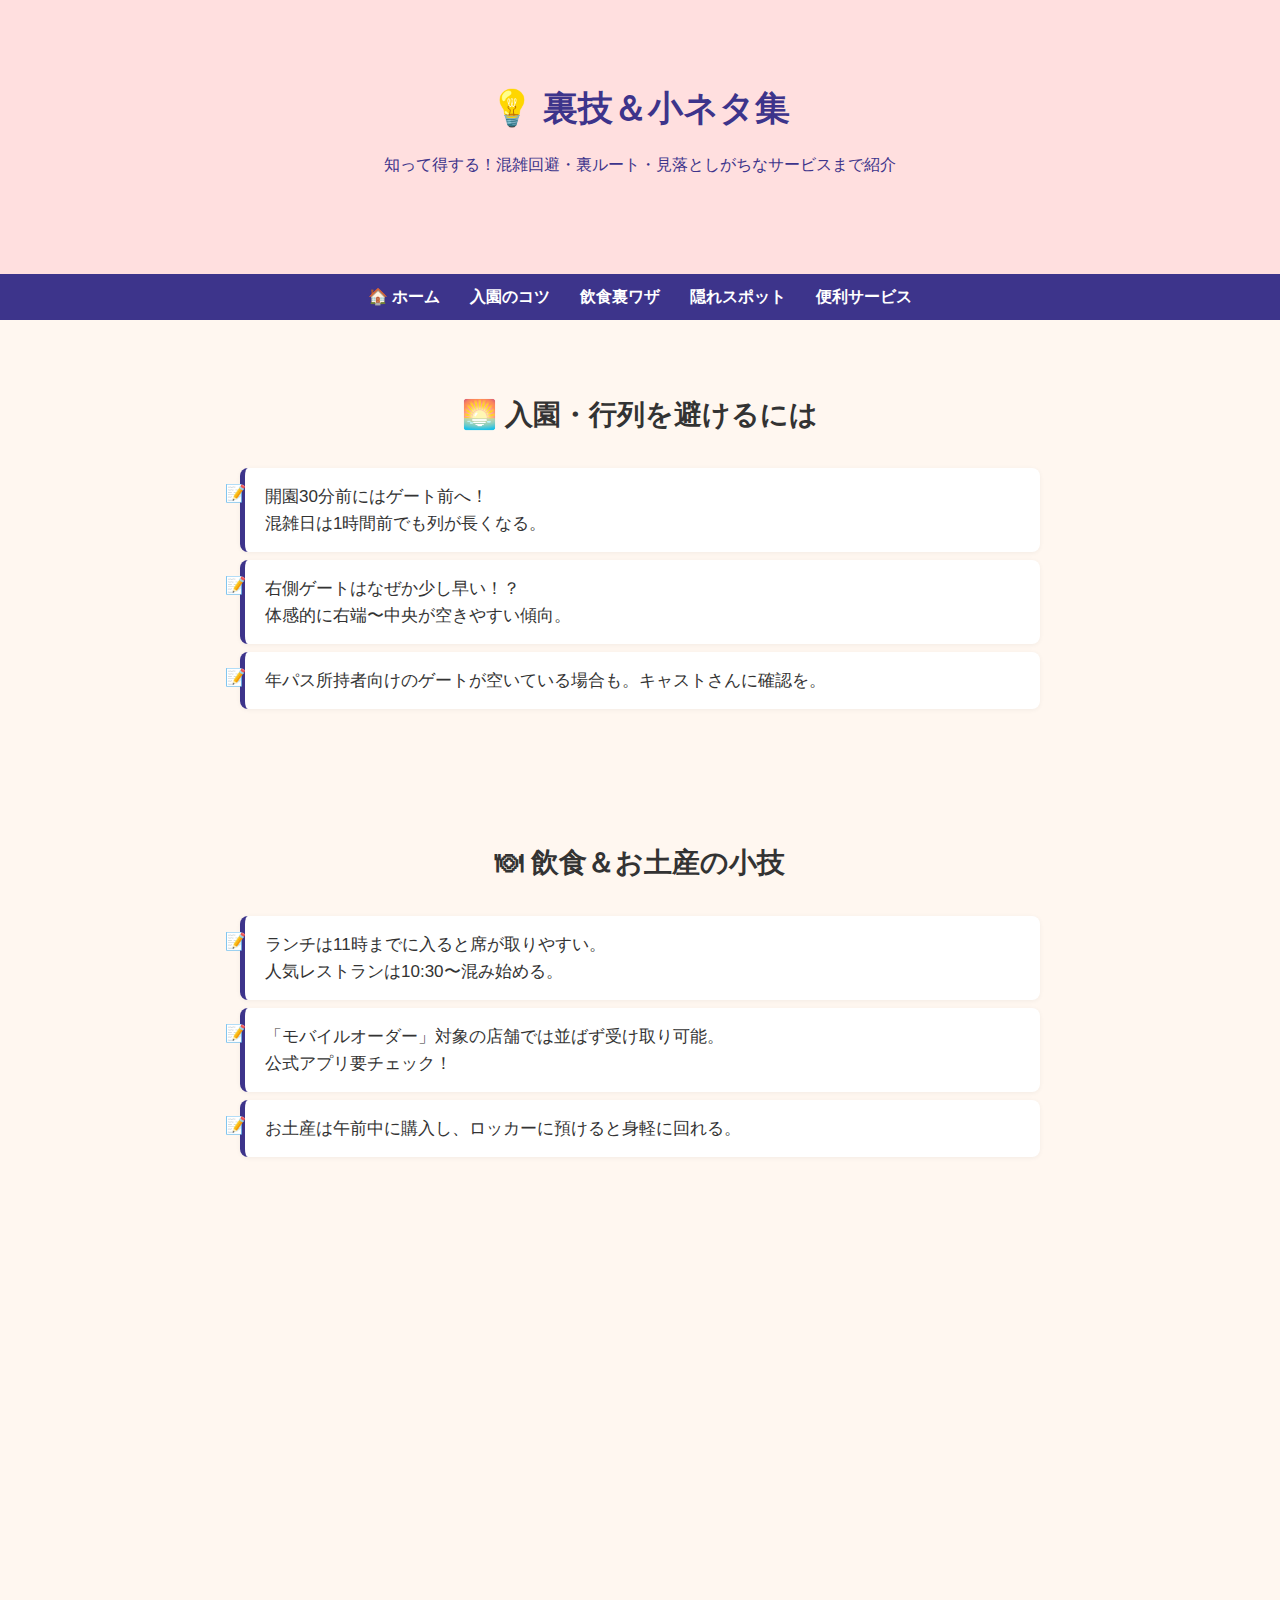
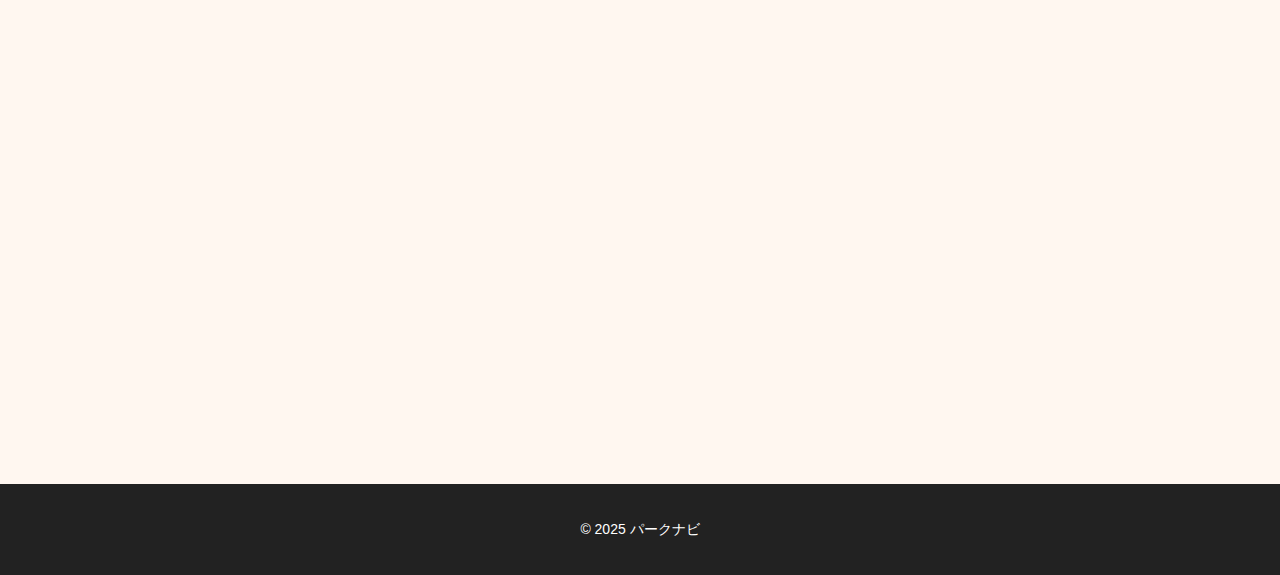
<file: tips.html>
<!DOCTYPE html>
<html lang="ja">
<head>
  <meta charset="UTF-8" />
  <meta name="viewport" content="width=device-width, initial-scale=1.0">
  <title>裏技＆小ネタ集｜パークナビ</title>
  <link rel="stylesheet" href="css/style.css">
</head>
<body>

  <header class="sub-hero">
    <h1>💡 裏技＆小ネタ集</h1>
    <p>知って得する！混雑回避・裏ルート・見落としがちなサービスまで紹介</p>
  </header>

  <nav class="navbar">
    <ul>
      <li><a href="index.html">🏠 ホーム</a></li>
      <li><a href="#early">入園のコツ</a></li>
      <li><a href="#food">飲食裏ワザ</a></li>
      <li><a href="#spot">隠れスポット</a></li>
      <li><a href="#support">便利サービス</a></li>
    </ul>
  </nav>

  <section id="early" class="section fade-in">
    <h2>🌅 入園・行列を避けるには</h2>
    <ul class="tips-list">
      <li>開園30分前にはゲート前へ！<br>混雑日は1時間前でも列が長くなる。</li>
      <li>右側ゲートはなぜか少し早い！？<br>体感的に右端〜中央が空きやすい傾向。</li>
      <li>年パス所持者向けのゲートが空いている場合も。キャストさんに確認を。</li>
    </ul>
  </section>

  <section id="food" class="section fade-in">
    <h2>🍽 飲食＆お土産の小技</h2>
    <ul class="tips-list">
      <li>ランチは11時までに入ると席が取りやすい。<br>人気レストランは10:30〜混み始める。</li>
      <li>「モバイルオーダー」対象の店舗では並ばず受け取り可能。<br>公式アプリ要チェック！</li>
      <li>お土産は午前中に購入し、ロッカーに預けると身軽に回れる。</li>
    </ul>
  </section>

  <section id="spot" class="section fade-in">
    <h2>🗺 隠れフォト＆休憩スポット</h2>
    <ul class="tips-list">
      <li>◯◯カフェ横の裏庭にはベンチ＆日陰あり。<br>午前中は人が少なく静か。</li>
      <li>橋の下から見るシンデレラ城は穴場ショット！<br>スマホでも神構図が撮れる。</li>
      <li>トイレが空いてる確率が高いのは△△エリアの隅側。</li>
    </ul>
  </section>

  <section id="support" class="section fade-in">
    <h2>📱 知らないと損な便利サービス</h2>
    <ul class="tips-list">
      <li>パーク内にある無料Wi-Fiを活用しよう！<br>公式アプリで地図・待ち時間が快適に。</li>
      <li>ベビーカー＆車椅子は入り口すぐでレンタル可能（事前予約も可）。</li>
      <li>スマホの充電が心配？パーク内の◯◯カフェには充電スポットあり！</li>
    </ul>
  </section>

  <footer class="footer">
    <p>&copy; 2025 パークナビ</p>
  </footer>

  <script src="js/script.js"></script>
</body>
</html>
</file>
<file: css/style.css>
body {
  margin: 0;
  font-family: 'Segoe UI', 'Meiryo', sans-serif;
  background-color: #FFF7F0;
  color: #333;
  line-height: 1.6;
}

/* ヒーロー */
.hero {
  position: relative;
  background: url('../images/themepark.jpg') center/cover no-repeat;
  color: white;
  text-align: center;
  padding: 120px 20px;
  z-index: 1;
  overflow: hidden;
}

.hero::before {
  content: "";
  position: absolute;
  top: 0;
  left: 0;
  width: 100%;
  height: 100%;
  background: rgba(0, 0, 0, 0.5); /* 半透明の黒オーバーレイ */
  z-index: 0;
}

.hero h1,
.hero p,
.hero .cta {
  position: relative;
  z-index: 1;
  text-shadow: 1px 1px 5px rgba(0, 0, 0, 0.6); /* テキストに影 */
}

.cta {
  display: inline-block;
  margin-top: 20px;
  background: #FFD93D;
  color: #3D348B;
  padding: 12px 24px;
  border-radius: 8px;
  font-weight: bold;
  text-decoration: none;
  transition: background 0.3s;
}

.cta:hover {
  background: #ffc107;
}

/* ナビ */
.navbar {
  background: #3D348B;
  position: sticky;
  top: 0;
  z-index: 100;
}

.navbar ul {
  margin: 0;
  padding: 10px;
  list-style: none;
  display: flex;
  justify-content: center;
  flex-wrap: wrap;
}

.navbar a {
  color: white;
  text-decoration: none;
  margin: 0 15px;
  font-weight: bold;
}

/* セクション */
.section {
  padding: 60px 20px;
  text-align: center;
}

/* カード */
.cards {
  display: flex;
  justify-content: center;
  flex-wrap: wrap;
  gap: 20px;
  margin-top: 30px;
}

.card {
  background: #FF6B6B;
  color: white;
  padding: 20px;
  border-radius: 12px;
  width: 220px;
  font-size: 18px;
  font-weight: bold;
  text-decoration: none;
  box-shadow: 0 4px 10px rgba(0,0,0,0.1);
  transition: transform 0.3s;
}

.card:hover {
  transform: scale(1.05);
}

/* 更新情報 */
.news-list {
  max-width: 700px;
  margin: 0 auto;
  text-align: left;
  background: #fff;
  padding: 20px;
  border-left: 6px solid #FF6B6B;
  border-radius: 8px;
  box-shadow: 0 2px 6px rgba(0, 0, 0, 0.05);
}

.news-list li {
  margin-bottom: 10px;
  font-size: 16px;
}

.news-list .date {
  font-weight: bold;
  color: #3D348B;
}

/* フッター */
.footer {
  background: #3D348B;
  color: white;
  text-align: center;
  padding: 20px;
  font-size: 14px;
}

/* フェードイン */
.fade-in {
  opacity: 0;
  transform: translateY(30px);
  transition: opacity 1s ease, transform 1s ease;
}

.fade-in.visible {
  opacity: 1;
  transform: translateY(0);
}

/* スマホ対応 */
@media (max-width: 768px) {
  .hero h1 {
    font-size: 2rem;
  }

  .cta {
    padding: 10px 20px;
    font-size: 16px;
  }

  .navbar ul {
    flex-direction: column;
    align-items: center;
  }

  .cards {
    flex-direction: column;
    align-items: center;
  }

  .card {
    width: 90%;
  }

  .section {
    padding: 40px 10px;
  }

  .news-list {
    padding: 15px;
    font-size: 15px;
  }
}
.sub-hero {
  background-color: #FFDFDF;
  text-align: center;
  padding: 80px 20px;
  color: #3D348B;
}

.sub-hero h1 {
  font-size: 2.2rem;
  margin: 0;
}

/* tipsページ専用 */
.tips-list {
  max-width: 700px;
  margin: 0 auto;
  text-align: left;
  font-size: 18px;
  list-style: none;
  padding: 0;
}

.tips-list li {
  margin-bottom: 15px;
  padding-left: 1em;
  position: relative;
}

.tips-list li::before {
  content: "👉";
  position: absolute;
  left: 0;
}
.ranking-list {
  max-width: 600px;
  margin: 0 auto 30px;
  font-size: 18px;
  text-align: left;
}

.gourmet-item {
  display: flex;
  flex-wrap: wrap;
  margin: 30px auto;
  max-width: 800px;
  background: #fff;
  padding: 20px;
  border-left: 6px solid #FF6B6B;
  border-radius: 12px;
  box-shadow: 0 2px 6px rgba(0,0,0,0.1);
  gap: 20px;
}

.gourmet-item img {
  width: 150px;
  height: auto;
  border-radius: 8px;
  object-fit: cover;
}

.gourmet-item div {
  flex: 1;
}

.gourmet-item h3 {
  margin-top: 0;
  color: #3D348B;
}

@media (max-width: 768px) {
  .gourmet-item {
    flex-direction: column;
    align-items: center;
    text-align: center;
  }

  .gourmet-item img {
    width: 80%;
  }
}
.tips-list {
  max-width: 800px;
  margin: 0 auto;
  padding: 0;
  list-style: none;
  font-size: 17px;
  text-align: left;
}

.tips-list li {
  margin-bottom: 20px;
  padding-left: 1em;
  position: relative;
  background: #fff;
  padding: 15px 20px;
  border-left: 5px solid #3D348B;
  border-radius: 8px;
  box-shadow: 0 1px 5px rgba(0,0,0,0.05);
}

.tips-list li::before {
  content: "📝";
  position: absolute;
  left: -1.2em;
  top: 12px;
}

@media (max-width: 768px) {
  .tips-list {
    font-size: 15px;
  }
}
.timeline {
  max-width: 800px;
  margin: 0 auto;
}

.time-block {
  background: #fff;
  border-left: 6px solid #FFD93D;
  padding: 20px;
  margin: 20px 0;
  border-radius: 10px;
  box-shadow: 0 2px 6px rgba(0,0,0,0.05);
}

.time-block h3 {
  margin: 0 0 10px;
  color: #3D348B;
}

.time-block p {
  margin: 0;
}

@media (max-width: 768px) {
  .time-block {
    padding: 15px;
  }

  .time-block h3 {
    font-size: 1.1rem;
  }

  .timeline {
    padding: 0 10px;
  }
}
.map-container {
  max-width: 800px;
  margin: 0 auto;
  text-align: center;
}

.map-img {
  width: 100%;
  height: auto;
  border-radius: 10px;
  box-shadow: 0 2px 8px rgba(0,0,0,0.1);
}

.toilet-item {
  max-width: 800px;
  margin: 25px auto;
  padding: 20px;
  background: #fff;
  border-left: 6px solid #4ECDC4;
  border-radius: 10px;
  box-shadow: 0 2px 6px rgba(0,0,0,0.05);
}

.toilet-item h3 {
  margin-top: 0;
  color: #3D348B;
}

.toilet-item p {
  margin-bottom: 8px;
}

@media (max-width: 768px) {
  .map-img {
    border-radius: 6px;
  }

  .toilet-item {
    padding: 15px;
  }
}
.voice-box {
  background-color: #f9f9f9;
  border-left: 6px solid #F98B88;
  padding: 15px 20px;
  margin: 15px auto;
  max-width: 800px;
  border-radius: 8px;
  font-size: 15px;
  color: #444;
}

.timeline {
  max-width: 800px;
  margin: 0 auto;
}
.tips-list li {
  margin-bottom: 8px;
  line-height: 1.6;
}
.product-list {
  display: flex;
  flex-wrap: wrap;
  gap: 20px;
  justify-content: center;
  margin-top: 20px;
}

.product-card {
  background: #fff;
  border-radius: 10px;
  box-shadow: 0 2px 10px rgba(0,0,0,0.08);
  width: 280px;
  padding: 15px;
  text-align: center;
}

.product-img {
  width: 100%;
  height: auto;
  border-radius: 8px;
}

.product-card h3 {
  margin: 10px 0 5px;
  font-size: 16px;
  color: #333;
}

.product-btn {
  display: inline-block;
  margin-top: 10px;
  padding: 8px 16px;
  background: #F98B88;
  color: #fff;
  border-radius: 6px;
  text-decoration: none;
  font-size: 14px;
}

.product-btn:hover {
  background: #e36865;
}

@media (max-width: 768px) {
  .product-list {
    flex-direction: column;
    align-items: center;
  }
}
.hero {
  background-image: url('images/themepark.jpg');
  background-size: cover;
  background-position: center;
  height: 100vh;
  display: flex;
  align-items: center;
  justify-content: center;
  color: white;
  text-align: center;
  position: relative;
}

.overlay {
  background: rgba(0, 0, 0, 0.5);
  padding: 40px;
  border-radius: 10px;
}

.cta {
  display: inline-block;
  margin-top: 20px;
  padding: 10px 25px;
  background: #FFD93D;
  color: #000;
  text-decoration: none;
  font-weight: bold;
  border-radius: 8px;
}

.section {
  padding: 50px 20px;
  max-width: 1200px;
  margin: auto;
}

.section h2 {
  text-align: center;
  margin-bottom: 30px;
  font-size: 28px;
}

.category-grid {
  display: grid;
  grid-template-columns: repeat(auto-fit, minmax(250px, 1fr));
  gap: 20px;
}

.category-card {
  background: #fff;
  border-radius: 10px;
  overflow: hidden;
  box-shadow: 0 2px 10px rgba(0,0,0,0.08);
  transition: transform 0.3s;
  text-align: center;
}

.category-card img {
  width: 100%;
  height: 160px;
  object-fit: cover;
}

.category-card h3 {
  font-size: 18px;
  margin: 10px 0 5px;
}

.category-card p {
  font-size: 14px;
  color: #555;
  padding: 0 10px 10px;
}

.category-card:hover {
  transform: scale(1.03);
}

.news-list {
  list-style: none;
  padding: 0;
}

.news-list li {
  margin-bottom: 10px;
  border-bottom: 1px dashed #ccc;
  padding-bottom: 5px;
}

.footer {
  background: #222;
  color: #fff;
  text-align: center;
  padding: 20px 0;
  font-size: 14px;
}

.news-section {
  background: #FFF5F5;
  padding: 60px 20px;
}

.news-cards {
  display: grid;
  grid-template-columns: repeat(auto-fit, minmax(280px, 1fr));
  gap: 20px;
  max-width: 1000px;
  margin: 0 auto;
}

.news-card {
  background: #fff;
  border-left: 6px solid #FF6B6B;
  padding: 20px;
  border-radius: 12px;
  box-shadow: 0 2px 6px rgba(0,0,0,0.05);
  transition: transform 0.3s ease;
}

.news-card:hover {
  transform: translateY(-5px);
}

.news-date {
  font-weight: bold;
  color: #FF6B6B;
  font-size: 14px;
}

.news-title {
  margin: 10px 0 8px;
  font-size: 18px;
  color: #3D348B;
}

.news-desc {
  font-size: 15px;
  color: #444;
}

@media (max-width: 768px) {
  .news-title {
    font-size: 16px;
  }
  .news-desc {
    font-size: 14px;
  }
}
/* アニメーション用 */
.fade-in {
  opacity: 0;
  transform: translateY(30px);
  transition: opacity 0.8s ease, transform 0.8s ease;
}

.fade-in.visible {
  opacity: 1;
  transform: translateY(0);
}

/* もっと見るボタン */
.more-news {
  margin-top: 30px;
  text-align: center;
}

.news-more-btn {
  display: inline-block;
  padding: 10px 20px;
  background: #3D348B;
  color: #fff;
  text-decoration: none;
  border-radius: 6px;
  font-weight: bold;
  transition: background 0.3s;
}

.news-more-btn:hover {
  background: #5E4BB7;
}

.hotel-list {
  display: flex;
  flex-wrap: wrap;
  justify-content: center;
  gap: 30px;
  padding: 40px 20px;
  background-color: #f9f9f9;
}

.hotel-card {
  background: #fff;
  border-radius: 12px;
  box-shadow: 0 4px 15px rgba(0,0,0,0.1);
  width: 300px;
  text-align: center;
  padding: 20px;
  transition: transform 0.3s;
}

.hotel-card img {
  width: 100%;
  height: 180px;
  object-fit: cover;
  border-radius: 8px;
  margin-bottom: 10px;
}

.hotel-card h3 {
  margin: 10px 0 8px;
  color: #3D348B;
}

.hotel-card p {
  font-size: 15px;
  color: #555;
  margin-bottom: 12px;
}

.hotel-card a {
  display: inline-block;
  padding: 8px 16px;
  background: #FF6B6B;
  color: #fff;
  border-radius: 6px;
  text-decoration: none;
  font-size: 14px;
}

.hotel-card a:hover {
  background: #e95454;
}

.hotel-card:hover {
  transform: translateY(-5px);
}
/* ハンバーガーメニュー */
.menu-toggle {
  display: none;
  position: fixed;
  top: 20px;
  right: 20px;
  z-index: 200;
  font-size: 28px;
  color: white;
  background: #3D348B;
  padding: 10px 12px;
  border-radius: 8px;
  cursor: pointer;
}

/* ナビ非表示（スマホ時） */
@media (max-width: 768px) {
  .navbar {
    display: none;
    background: #3D348B;
    position: fixed;
    top: 60px;
    left: 0;
    width: 100%;
    z-index: 150;
    flex-direction: column;
    padding: 20px 0;
  }

  .navbar.active {
    display: flex;
  }

  .navbar ul {
    flex-direction: column;
    align-items: center;
  }

  .navbar li {
    margin: 10px 0;
  }

  .menu-toggle {
    display: block;
  }
}
/* ナビバー基本 */
.navbar-container {
  display: flex;
  justify-content: space-between;
  align-items: center;
  padding: 10px 20px;
  background: #3D348B;
  color: white;
}

.logo {
  font-size: 1.4rem;
  font-weight: bold;
}

.menu-toggle {
  display: none;
  font-size: 24px;
  cursor: pointer;
}

.nav-links {
  display: flex;
  list-style: none;
  gap: 15px;
  margin: 0;
  padding: 0;
}

.nav-links a {
  color: white;
  text-decoration: none;
  font-weight: bold;
}

.nav-links.open {
  display: block;
  flex-direction: column;
  background: #3D348B;
  position: absolute;
  top: 60px;
  left: 0;
  right: 0;
  padding: 15px 0;
  z-index: 999;
}

/* スマホ用ハンバーガー */
@media (max-width: 768px) {
  .nav-links {
    display: none;
  }

  .menu-toggle {
    display: block;
  }
}

/* 更新情報カード */
.news-cards {
  display: flex;
  flex-direction: column;
  gap: 20px;
  max-width: 800px;
  margin: 0 auto;
}

.news-card {
  background: #fff;
  padding: 20px;
  border-left: 6px solid #FF6B6B;
  border-radius: 10px;
  box-shadow: 0 2px 6px rgba(0,0,0,0.05);
  transition: transform 0.2s ease;
}

.news-card:hover {
  transform: translateY(-3px);
}

.news-card .date {
  font-weight: bold;
  color: #3D348B;
  font-size: 14px;
  display: block;
  margin-bottom: 5px;
}

.news-card h3 {
  margin: 0 0 8px;
  font-size: 18px;
}

.news-card h3 a {
  color: #3D348B;
  text-decoration: none;
}

.news-card h3 a:hover {
  text-decoration: underline;
}

.news-card p {
  margin: 0;
  font-size: 15px;
  color: #555;
}

.category-card {
  background: linear-gradient(135deg, #ffffff, #f9f9f9);
  border-radius: 16px;
  box-shadow: 0 4px 16px rgba(0, 0, 0, 0.06);
  transition: all 0.3s ease-in-out;
  text-align: center;
  padding: 30px 20px;
  cursor: pointer;
  overflow: hidden;
  border: 1px solid #eee;
}

.category-card:hover {
  transform: translateY(-6px);
  box-shadow: 0 10px 25px rgba(0, 0, 0, 0.15);
  background: linear-gradient(135deg, #fff8e1, #ffffff);
}

.category-card a {
  text-decoration: none;
  color: inherit;
  display: block;
}

.category-card .icon {
  font-size: 2.8rem;
  margin-bottom: 12px;
  color: #3D348B;
  transition: transform 0.3s ease;
}

.category-card:hover .icon {
  transform: scale(1.15) rotate(5deg);
}

.category-card h3 {
  font-size: 1.2rem;
  font-weight: bold;
  color: #222;
  margin-bottom: 6px;
}

.category-card p {
  font-size: 0.95rem;
  color: #666;
  line-height: 1.4;
}

@media (max-width: 768px) {
  .category-grid {
    grid-template-columns: 1fr;
    padding: 0 10px;
  }

  .category-card {
    margin-bottom: 20px;
    padding: 25px 15px;
    border-radius: 12px;
  }

  .category-card .icon {
    font-size: 2.4rem;
  }

  .category-card h3 {
    font-size: 1.1rem;
  }

  .category-card p {
    font-size: 0.9rem;
  }
}
</file>
